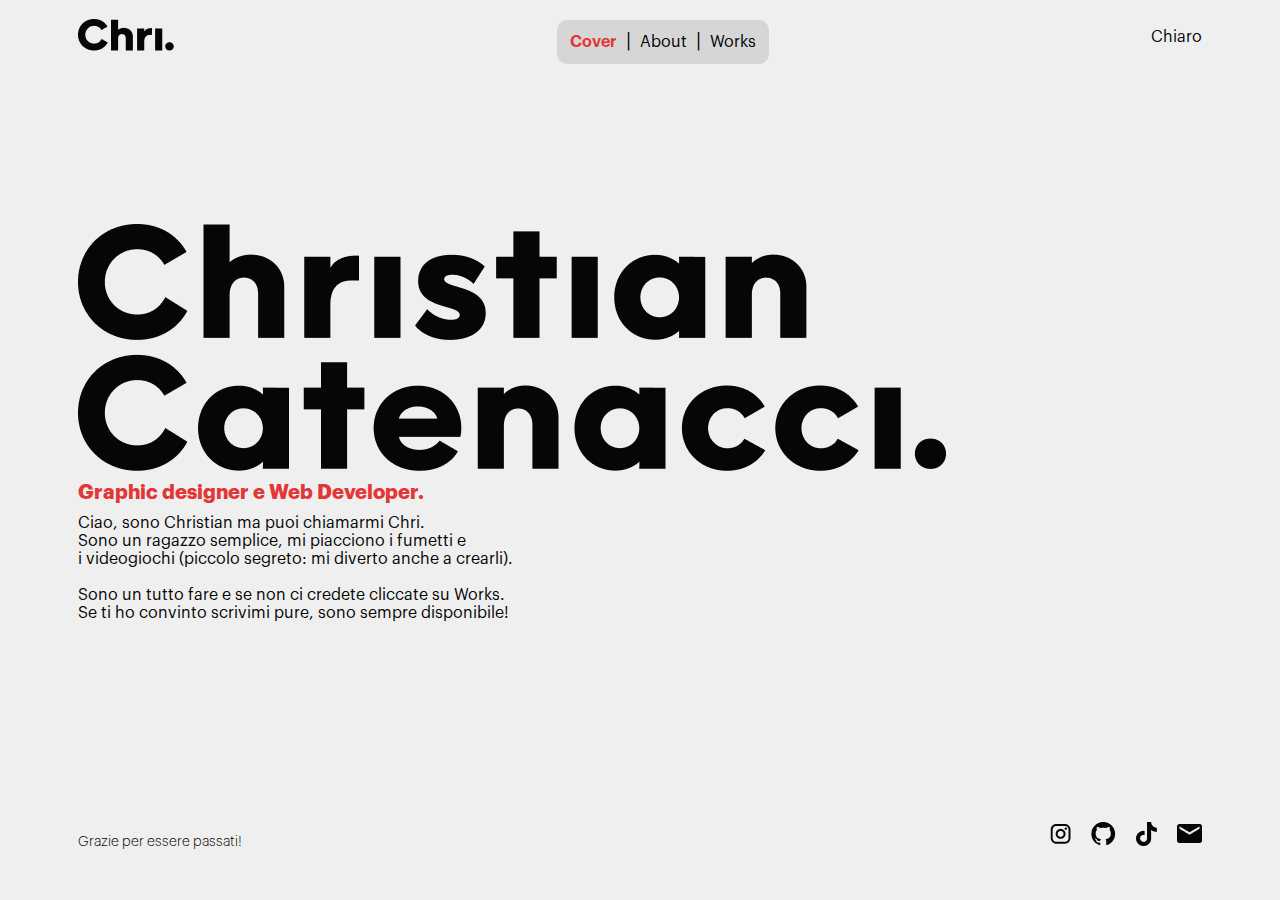
<file: index.html>
<!DOCTYPE html>
<html lang="it">
<head>
    <meta charset="UTF-8">
    <meta name="viewport" content="width=device-width, initial-scale=1.0">
    <title>Chri.</title>
    <link rel="stylesheet" href="style.css">
    <link rel="icon" type="image/x-icon" href="/assets/images/favicons/favicon.png">
</head>
<body>
    <div id="one-page">
    <div class="nav-bar">
        <div id="chri-logo"><img src="assets/images/Chri.png" alt="my-logo" id="clsus" class="testing"></div>
        <div id="menu-container" class="nav-bar">
            <span id="cover" class="selection selected">Cover</span>
            <span class="space space1">|</span>
            <span id="about" class="selection not-selected"><a href="/about.html" class="c1" >About</a></span>
            <span class="space space3">|</span>
            <span id="works" class="selection not-selected"><a href="/works.html" class="c2">Works</a></span>
        </div>
        <div id="theme">Chiaro</div>
    </div>
    <div id="corps">
        <div id="miao"><img src="/assets/images/ChristianCatenacci.png" alt="other-logo" id="my-logo-extended" class="logo-grande"><div id="testing-2"></div></div>
        <div id="job">Graphic designer e Web Developer.</div>
        <div id="short-introduction">Ciao, sono Christian ma puoi chiamarmi Chri. <br> Sono un ragazzo semplice, mi piacciono i fumetti e <br> i videogiochi (piccolo segreto: mi diverto anche a crearli). <br> <br>Sono un tutto fare e se non ci credete cliccate su Works. <br> Se ti ho convinto scrivimi pure, sono sempre disponibile!</div>
    </div>
    <div id="footer-txt-1">Grazie per essere passati!</div>
    <div id="links">
        <a href="https://www.instagram.com/christiancatenaccii/" class="space2"><img src="/assets/images/links/mdi_instagram.png" alt="instagram" id="inst"></a>
        <a href="https://github.com/ilcate" class="space2"><img src="/assets/images/links/github.png" alt="github" id="git"></a>
        <a href="https://www.tiktok.com/@ilcate29" class="space2"><img src="/assets/images/links/tiktok.png" alt="tiktok" id="tik"></a>
        <a href="mailto:christian.catenaccii@gmail.com" class="space2"><img src="/assets/images/links/mail.png" alt="mail" id="mail"></a>
    </div>
    </div>
    <script src="/js/main.js"></script>
</body>
</html>
</file>
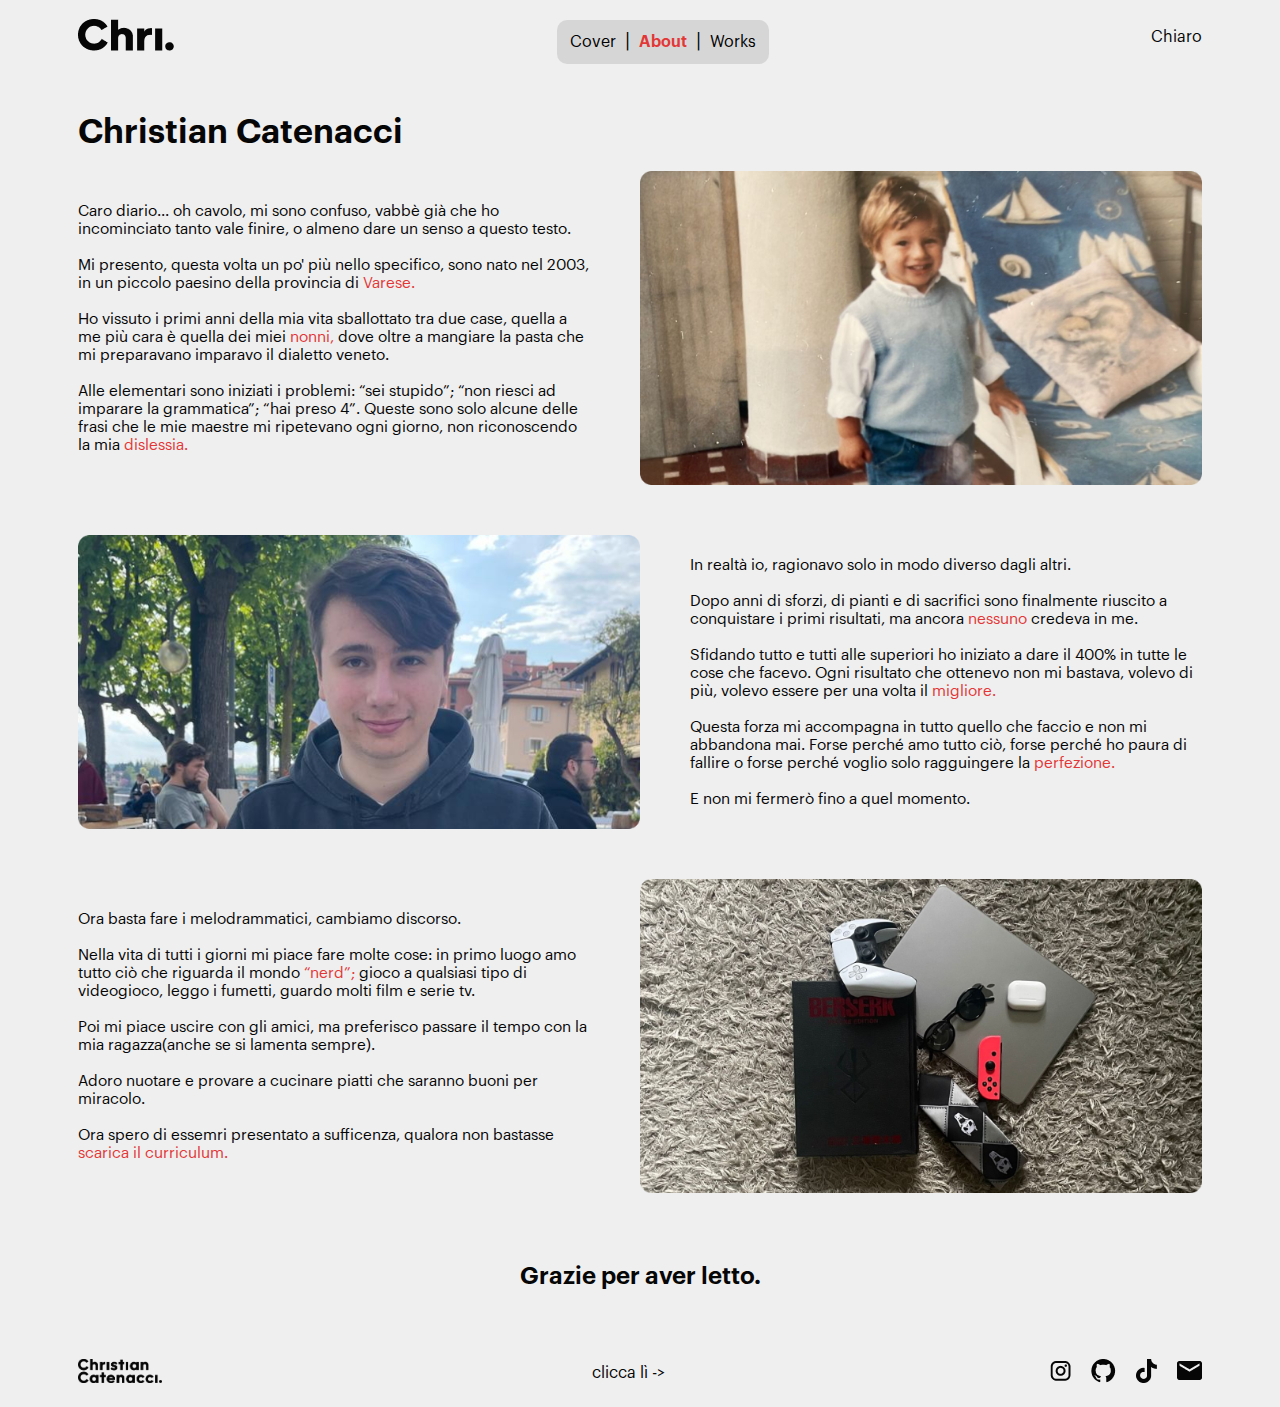
<file: about.html>
<!DOCTYPE html>
<html lang="it">
<head>
    <meta charset="UTF-8">
    <meta name="viewport" content="width=device-width, initial-scale=1.0">
    <title>Chri.</title>
    <link rel="stylesheet" href="style.css">
    <link rel="icon" type="image/x-icon" href="/assets/images/favicons/favicon.png">
</head>
<body>
    <div class="loader"></div>

    <div class="nav-bar">
        <div id="chri-logo"><img src="assets/images/Chri.png" alt="my-logo" id="clsus"></div>
        <div id="menu-container" class="nav-bar">
            <span id="cover" class="selection"><a href="/index.html" class="c1">Cover</a></span>
            <span class="space space1">|</span>
            <span id="about" class="selection selected">About</span>
            <span class="space space3">|</span>
            <span id="works" class="selection"><a href="/works.html" class="c2">Works</a></span>
        </div>
        <div id="theme">Chiaro</div>
    </div>
    <div id="c-about">
        <div class="titlec">Christian Catenacci</div>
        <div id="p1" class="pdesc">
            <span  class="p-size" >Caro diario... oh cavolo, mi sono confuso, vabbè già che ho incominciato tanto vale finire, o almeno dare un senso a questo testo. <br> <br>
                Mi presento, questa volta un po' più nello specifico, sono nato nel 2003, in un piccolo paesino della provincia di <span class="red">Varese.</span> <br> <br>
                Ho vissuto i primi anni della mia vita sballottato tra due case, quella a me più cara è quella dei miei <span class="red">nonni,</span> dove oltre a mangiare la pasta che mi preparavano imparavo il dialetto veneto. <br> <br>
                Alle elementari sono iniziati i problemi: “sei stupido”; “non riesci ad imparare la grammatica”; “hai preso 4”. Queste sono solo alcune delle frasi che le mie maestre mi ripetevano ogni giorno, non riconoscendo la mia <span class="red">dislessia.</span>
            </span>
            <img src="/assets/images/me/young.png" alt="me-young" class="pli">
        </div>
        <div id="p1" class="pdesc reve">
            <img src="/assets/images/me/face.png" alt="me" class="pri">
            <span  class="p-size"> 
                In realtà io, ragionavo solo in modo diverso dagli altri. <br> <br>
                Dopo anni di sforzi, di pianti e di sacrifici sono finalmente riuscito a conquistare i primi risultati, ma ancora <span class="red">nessuno</span> credeva in me. <br> <br>
                Sfidando tutto e tutti alle superiori ho iniziato a dare il 400% in tutte le cose che facevo. Ogni risultato che ottenevo non mi bastava, volevo di più, volevo essere per una volta il <span class="red">migliore.</span> <br> <br>
                Questa forza mi accompagna in tutto quello che faccio e non mi abbandona mai. Forse perché amo tutto ciò, forse perché ho paura di fallire o forse perché voglio solo ragguingere la <span class="red">perfezione.</span> <br> <br>
                E non mi fermerò fino a quel momento. 

            </span>
        </div>
        <div id="p1" class="pdesc">
            <span class="p-size">
                Ora basta fare i melodrammatici, cambiamo discorso. <br> <br>
                Nella vita di tutti i giorni mi piace fare molte cose: in primo luogo amo tutto ciò che riguarda il mondo <span class="red">“nerd”;</span> gioco a qualsiasi tipo di videogioco, leggo i fumetti, guardo molti film e serie tv. <br> <br>
                Poi mi piace uscire con gli amici, ma preferisco passare il tempo con la mia ragazza(anche se si lamenta sempre).<br> <br>
                Adoro nuotare e provare a cucinare piatti che saranno buoni per miracolo.<br> <br>
                Ora spero di essemri presentato a sufficenza, qualora non bastasse <span class="red cur">scarica il curriculum.</span>
            </span>
            <img src="/assets/images/me/hobby.png" alt="hobbies" class="pli">
        </div>
        <div class="last-phrase">Grazie per aver letto.</div>
    </div>
    <div id="fa">
        <div id="insomma" class="insomma"><img src="/assets/images/ChristianCatenacci.png" class="img-f logo-grande"></div>
        <div  class="insomma">clicca lì -></div>
        <div class="fa">
            <a href="https://www.instagram.com/christiancatenaccii/" class="space2"><img src="/assets/images/links/mdi_instagram.png" alt="instagram" id="inst"></a>
            <a href="https://github.com/ilcate" class="space2"><img src="/assets/images/links/github.png" alt="github" id="git"></a>
            <a href="https://www.tiktok.com/@ilcate29" class="space2"><img src="/assets/images/links/tiktok.png" alt="tiktok" id="tik"></a>
            <a href="mailto:christian.catenaccii@gmail.com" class="space2"><img src="/assets/images/links/mail.png" alt="mail" id="mail"></a>
        </div>

    </div>
    <script src="/js/main.js"></script>
</body>
</html>
</file>
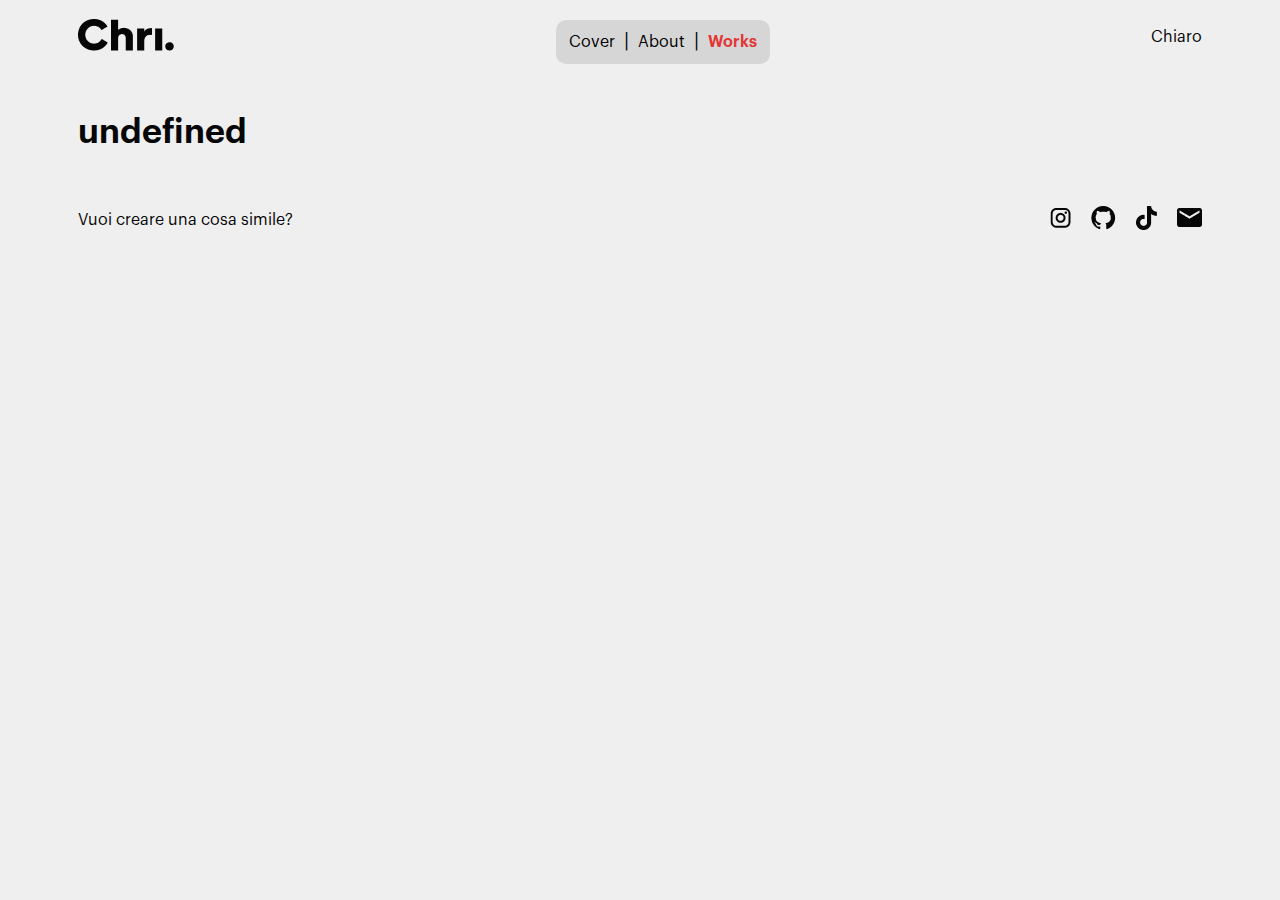
<file: projectSpecs.html>
<!DOCTYPE html>
<html lang="it">
<head>
    <meta charset="UTF-8">
    <meta name="viewport" content="width=device-width, initial-scale=1.0">
    <title>Chri.</title>
    <link rel="stylesheet" href="style.css">
    <link rel="icon" type="image/x-icon" href="/assets/images/favicons/favicon.png">
</head>
<body>
    <div class="loader"></div>
    <div class="nav-bar">
        <div id="chri-logo"><img src="assets/images/Chri.png" alt="my-logo" id="clsus"></div>
        <div id="menu-container" class="nav-bar">
            <span id="cover" class="selection"><a href="/index.html" class="c1">Cover</a></span>
            <span class="space space1">|</span>
            <span id="about" class="selection"><a href="/about.html" class="c2">About</a></span>
            <span class="space space3">|</span>
            <span id="works" class="selection selected"><a href="/works.html" class="selected">Works</a></span>
        </div>
        <div id="theme">Chiaro</div>
    </div>
    <div id="c-works">
        <div class="titlec"></div>
        <div class="container">
            <div class="p-size">
                <p id="first-p"></p>
                <p id="second-p"></p>
                <p id="third-p"></p>
                <p id="last-p"></p>
                <div class="specs-container">
                    <img id="spec1">
                    <div class="spacing"></div>
                    <img id="spec2">
                    <div class="spacing"></div>
                    <img id="spec3">
                    <div class="spacing"></div>                    
                    <img id="spec4">
                    <div class="spacing"></div>
                    <img id="spec5">
                    <div class="spacing"></div>
                    <img id="spec6">
                </div>
            </div>
            <div class="aria">
                <div id="showcasing-img"></div><div class="spacing"></div>
                <div id="other-img"><div id="img-1"></div> <div class="spacing"></div> <div id="img-2"></div><div class="spacing"></div><div id="img-3"></div></div>
            </div>
        </div>
        <div class="sisola">Vuoi creare una cosa simile?</div>
    <div id="fa">
        <div class="sisolina">Vuoi creare una cosa simile?</div>
        <div class="fa">
            <a href="https://www.instagram.com/christiancatenaccii/" class="space2"><img src="/assets/images/links/mdi_instagram.png" alt="instagram" id="inst"></a>
        <a href="https://github.com/ilcate" class="space2"><img src="/assets/images/links/github.png" alt="github" id="git"></a>
        <a href="https://www.tiktok.com/@ilcate29" class="space2"><img src="/assets/images/links/tiktok.png" alt="tiktok" id="tik"></a>
        <a href="mailto:christian.catenaccii@gmail.com" class="space2"><img src="/assets/images/links/mail.png" alt="mail" id="mail"></a>
        </div>
    </div>
    <script src="/js/main.js"></script>
    <script src="/js/pr-specs.js"></script>
</body>
</html>
</file>
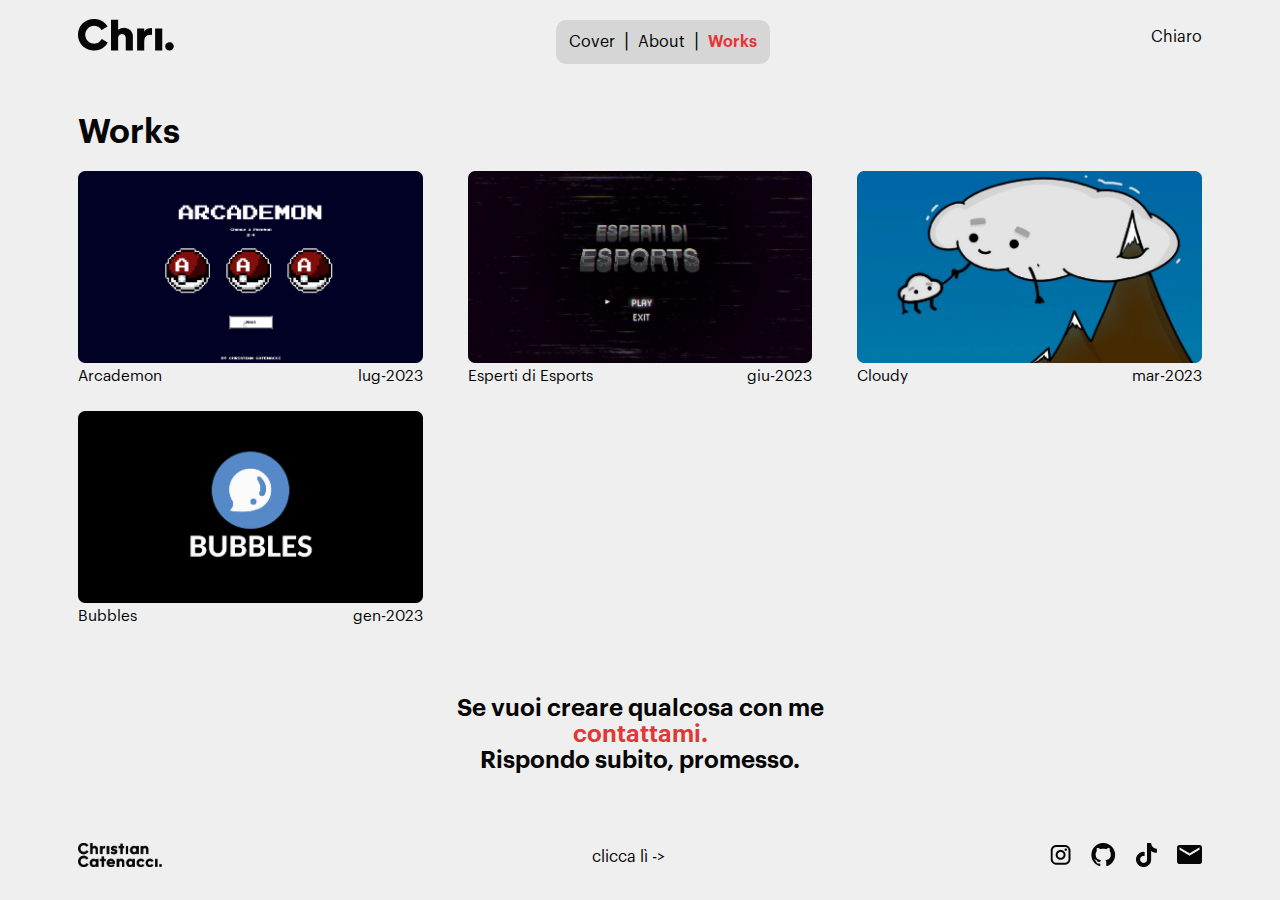
<file: works.html>
<!DOCTYPE html>
<html lang="it">
<head>
    <meta charset="UTF-8">
    <meta name="viewport" content="width=device-width, initial-scale=1.0">
    <title>Chri.</title>
    <link rel="stylesheet" href="style.css">
    <link rel="icon" type="image/x-icon" href="/assets/images/favicons/favicon.png">
</head>
<body>
    <div class="loader"></div>
    <div class="nav-bar">
        <div id="chri-logo"><img src="assets/images/Chri.png" alt="my-logo" id="clsus"></div>
        <div id="menu-container" class="nav-bar">
            <span id="cover" class="selection"><a href="/index.html" class="c1">Cover</a></span>
            <span class="space1 space">|</span>
            <span id="about" class="selection"><a href="/about.html" class="c2">About</a></span>
            <span class="space3 space">|</span>
            <span id="works" class="selection selected">Works</span>
        </div>
        <div id="theme">Chiaro</div>
    </div>
    <div id="c-works">
        <div class="titlec">Works</div>
        <div class="row">
            <div id="arcademon-container" class="display-works"><img src="/assets/images/arcademon/image 16.png" alt="sium"><div class="info"><div>Arcademon</div><div>lug-2023</div></div></div>
            <div class="spacing"></div>
            <div id="esp-container" class="display-works"><img src="/assets/images/esports/image 17.png" alt="sium"><div class="info"><div>Esperti di Esports</div><div>giu-2023</div></div></div>
            <div class="spacing"></div>
            <div id="cloudy-container" class="display-works"><img src="/assets/images/cloudy/1.png" alt="sium"><div class="info"><div>Cloudy</div><div>mar-2023</div></div></div>
            <div class="spacing5"></div>
        </div>
        <div class="row">
            <div id="bubbles-container" class="display-works"><img src="/assets/images/bubbles/bop.png" alt="sium"><div class="info"><div>Bubbles</div><div>gen-2023</div></div></div>
            <div class="spacing"></div>
            <div id="t-container" class="invisible display-works"><img src="/assets/images/me/hobby.png" alt="sium"><div class="info"><div>Cloudy</div><div>mar-2023</div></div></div>
            <div class="spacing"></div>
            <div id="d-container" class="invisible display-works"><img src="/assets/images/me/hobby.png" alt="sium"><div class="info"><div>Bubbles</div><div>gen-2023</div></div></div>
        </div>
        <center><div class="last-phrase">
            Se vuoi creare qualcosa con me <br>
            <span class="red">contattami.</span>
            Rispondo subito, promesso.</div>
        </div></center>
    <div id="fa">
        <div id="insomma" class="insomma"><img src="/assets/images/ChristianCatenacci.png" class="img-f logo-grande"></div>
        <div  class="insomma">clicca lì -></div>
        <div class="fa">
            <a href="https://www.instagram.com/christiancatenaccii/" class="space2"><img src="/assets/images/links/mdi_instagram.png" alt="instagram" id="inst"></a>
            <a href="https://github.com/ilcate" class="space2"><img src="/assets/images/links/github.png" alt="github" id="git"></a>
            <a href="https://www.tiktok.com/@ilcate29" class="space2"><img src="/assets/images/links/tiktok.png" alt="tiktok" id="tik"></a>
            <a href="mailto:christian.catenaccii@gmail.com" class="space2"><img src="/assets/images/links/mail.png" alt="mail" id="mail"></a>
        </div>

    </div>
    <script src="/js/main.js"></script>
    <script src="/js/pr.js"></script>
</body>
</html>
</file>
<file: style.css>
@media (max-width: 650px) {

    .spacing5{  
        margin: 2%;
    }
    #one-page{
        height: 85vh;
        position: relative;   
    }
    
    
    .sisolina{
        display: none;
    }
    .sisola{
        display: flex;
        align-items: center;
        justify-content: center;
        font-size: 18px;
        font-family: "graphik-semibold";
        margin: 20px;
        flex-direction: column;
    }
    .container{
        display: flex;
        margin-left: 20px;
        margin-right: 20px;
        margin-top: 20px;
        flex-direction: column-reverse;
    }
    .specs-container{
        display: flex;
        margin-top: 20px;
    }

    .p-size{
        font-size: 100%;
        margin-bottom: 10%;
    }
    .pli{
        margin-bottom: 10%;
    }

    .pri{
        margin-bottom: 10%;
    }
    .pdesc{
        margin-left: 20px;
        margin-right: 20px;
        display: flex;
        align-items: center;
        flex-direction: column-reverse;
    }
    .reve{
        flex-direction: column;
    }
    .pdesc img{
        width: 100%;
    }
    #fa{
        margin-bottom: 125px;
    }
    .fa {
        display: flex;
        align-items: center;
        justify-content: space-between;
        margin-left: 80px;
        margin-right: 80px;
        margin-bottom: 15px;
    }
    .insomma{
        display: none;
    }
    .invisible{
    
        display: none;
    }
    .row{
        display: flex;
        margin-bottom: 2%;
        flex-direction: column
    }
    .space2{
        margin-left: 0;
    }
    #footer-txt-1{
        display: none;
        visibility: hidden;
    }
    .info{
        display: flex;
        justify-content: space-between;
        font-size: 15px ;
    }
    
.titlec{
    margin-left: 20px;
    margin-top: 30px;
    margin-bottom: 15px;
    font-size: 26px;    
    font-family: "graphik-semibold";
}
    #corps{
        margin-left:20px;
        margin-right:20px;
        height: 75%;
        top: 25%;
        display: flex;
        align-items: flex-start;
        justify-content: center;
        flex-direction: column;
    }
    
    .last-phrase{
        display: flex;
        align-items: center;
        justify-content: center;
        font-size: 18px;
        font-family: "graphik-semibold";
        margin: 20px;
        flex-direction: column;
    }
    .nav-bar{
    margin-top: 15px;
    margin-left: 20px;
    margin-right: 20px;
    display: flex;
    align-items: center;
    justify-content:  space-between;
    
}
#menu-container{
   display: flex;
   align-items: center;
    background-color: rgba(0, 0, 0, 0.1); 
    -webkit-backdrop-filter: blur(10px);
    backdrop-filter: blur(10px);
    padding: 10px;
    border-radius: 10px;
    position: fixed;
    bottom: 6%;
    left: 50%;
    transform: translateX(-50%);
}

#menu-container.nav-bar{
    margin-left: 0px;
    margin-right: 0px;
 }
#menu-container span{
    color: #000;
    font-size: 20px;
}
.display-works{
    margin-left: 20px;
    margin-right: 20px;

}

.display-works img{
    width: 100%;
}

.display-works p{
    width: 80%;
}

#links{
    display: flex;
    align-items: center;
    justify-content: space-between;
    margin-left: 80px;
    margin-right: 80px;
    margin-bottom: 20px;
}

.specs-container img{
    width: 13%;
}


}
  
@media (min-width: 651px) {
    #one-page{
        height: 95vh;
        position: relative;   
    }
    
    .sisola{
        display: none;
    }

    .container{
        display: flex;
        margin-left: 70px;
        margin-right: 70px;
        margin-top: 20px;
        margin-bottom: 20px;
    }

    .aria{
        margin-left: 10%;
        
    }
    
    
    
    .p-size{
        font-size: clamp(10px, 1.2vw, 20px);
        position: relative;
    }
    
    .pri{
        margin-right: 50px; 
    }

    .pli{
        margin-left: 50px;
    }
    .pdesc{
        margin-left: 70px;
        margin-right: 70px;
        display: flex;
        margin-bottom: 50px;
        align-items: center;
        
    }
    .pdesc img{
        max-width: 50%;
        height: auto;
    }
    #fa{
        display: flex;
        align-items: center;
        justify-content: space-between;
        margin-left: 70px;
        margin-right: 70px;
        margin-bottom: 20px;
    }
    
    .invisible{
        opacity: 0;
        pointer-events: none;
    }
    .row{
        display: flex;
        margin-left: 70px;
        margin-right: 70px;
        margin-bottom: 2%;
    }
    .space2{
        margin-left: 14px;;
    }
    
    .info{
        display: flex;
        justify-content: space-between;
        font-size:  clamp(10px, 1.2vw, 20px);
    }
    
    .titlec{
        margin-left: 70px;
        margin-top: 50px;
        margin-bottom: 20px;
        font-size: 34px;
        font-family: "graphik-semibold";
    }
    #corps{
        margin-left: 70px;
        margin-right: 70px;
        position: absolute;
        top: 25%;
        display: flex;
        align-items: flex-start;
        flex-direction: column;
    }
    .last-phrase{
        display: flex;
        align-items: center;
        justify-content: center;
        font-size: 24px;
        font-family: "graphik-semibold";
        margin: 70px;
        flex-direction: column;
    }
    .specs-container{
        display: flex;
        justify-content: space-between;
        position: absolute;
        bottom:20px;
        width: 100%;
    
    }
    .specs-container img{
        width: 17%;
    }
    
    .nav-bar{
    margin-top: 10px;
    margin-left: 70px;
    margin-right: 70px;
    display: flex;
    align-items: center;
    justify-content: space-between;
    
}

#menu-container{
    background-color: rgba(0, 0, 0, 0.1); 
    padding: 7px;
    border-radius: 10px;
}

#menu-container span{
    color: #000
}

.display-works img{
    width: 100%;
}
.display-works-p{
    width: 100%;
}

#links{
    position: absolute;
    bottom: 15px;
    right: 70px;
}


}

#menu-container span.selected{
    color: #E33737;
    font-family: "graphik-semibold";
}


@font-face {
    font-family: "graphik-regular";
    src: url("assets/font/GRAPHIKREGULAR.OTF");
}

@font-face {
    font-family: "graphik-bold";
    src: url("assets/font/GRAPHIKBOLD.OTF");
}

@font-face {
    font-family: "graphik-semibold";
    src: url("assets/font/GRAPHIKSEMIBOLD.OTF");
}

@font-face {
    font-family: "graphik-light";
    src: url("assets/font/GRAPHIKLIGHT.OTF");
}



body{
    background: #EFEFEF;
    color: #060606;
    font-family: "graphik-regular";
}


.tmob{
    margin-left: 20px;
    margin-right: 20px;
}



.selection{
    margin: 6px;
}

.space{
    font-size: 20px;
    margin-left: 3px;
    margin-right: 3px;
}





#job{
    color: #E33737;
    margin-top: 10px;
    margin-bottom: 10px;
    font-family: "graphik-bold";
    font-size: 20px;
}

#footer-txt-1{
    margin-left: 70px;
    font-family: "graphik-light";
    font-size: 14px;
}

#footer-txt-1{
    position: absolute;
    bottom: 15px;
}

#my-logo-extended{
    width: 100%;
}







a{
    color: inherit;
    text-decoration: none;
}










.f-size{
    font-size: clamp(10px, 1.2vw, 30px);
}



.img-f{
    height: 24px;
    width: auto;
}

#insomma{
    width: 145.75px;
    height: 28px;
}

.spacing{
    margin: 2%;
}


.margot{
    margin-left: 20px;
    margin-right: 20px;
}

.margot p{
    font-size: 16px;
}







#other-img{
    display: flex;
    justify-content: space-between;
    margin-top: 1%;
}

#other-img img{
    width: 100%;
}

#showcasing-img img{
    width: 100%
}

.c1{
   font-family: "graphik-regular";
}

.c2{
   font-family: "graphik-regular";
}

#miao{
    display: flex;
    
}

.red{
    color: #E33737;
    display:ruby;
    
}

#theme{
    cursor: pointer;
}

.sus{
    margin-bottom: 20px;
}

.cercasi{
    margin-bottom: 130px;
}

.loader {
    position: fixed;
    top: 0;
    left: 0;
    width: 100vw;
    height: 100vh;
    display: flex;
    align-items: center;
    justify-content: center;
    background: #EFEFEF;
    transition: opacity 0.75s, visibility 0.75s;
    z-index: 1;
  }
  
  .loader--hidden {
    opacity: 0;
    visibility: hidden;
  }
  
  .loader::after {
    content: "";
    width: 75px;
    height: 75px;
    border: 15px solid #dddddd;
    border-top-color: #E33737;
    border-radius: 50%;
    animation: loading 0.75s ease infinite;
  }
  
  @keyframes loading {
    from {
      transform: rotate(0turn);
    }
    to {
      transform: rotate(1turn);
    }
  }
</file>
